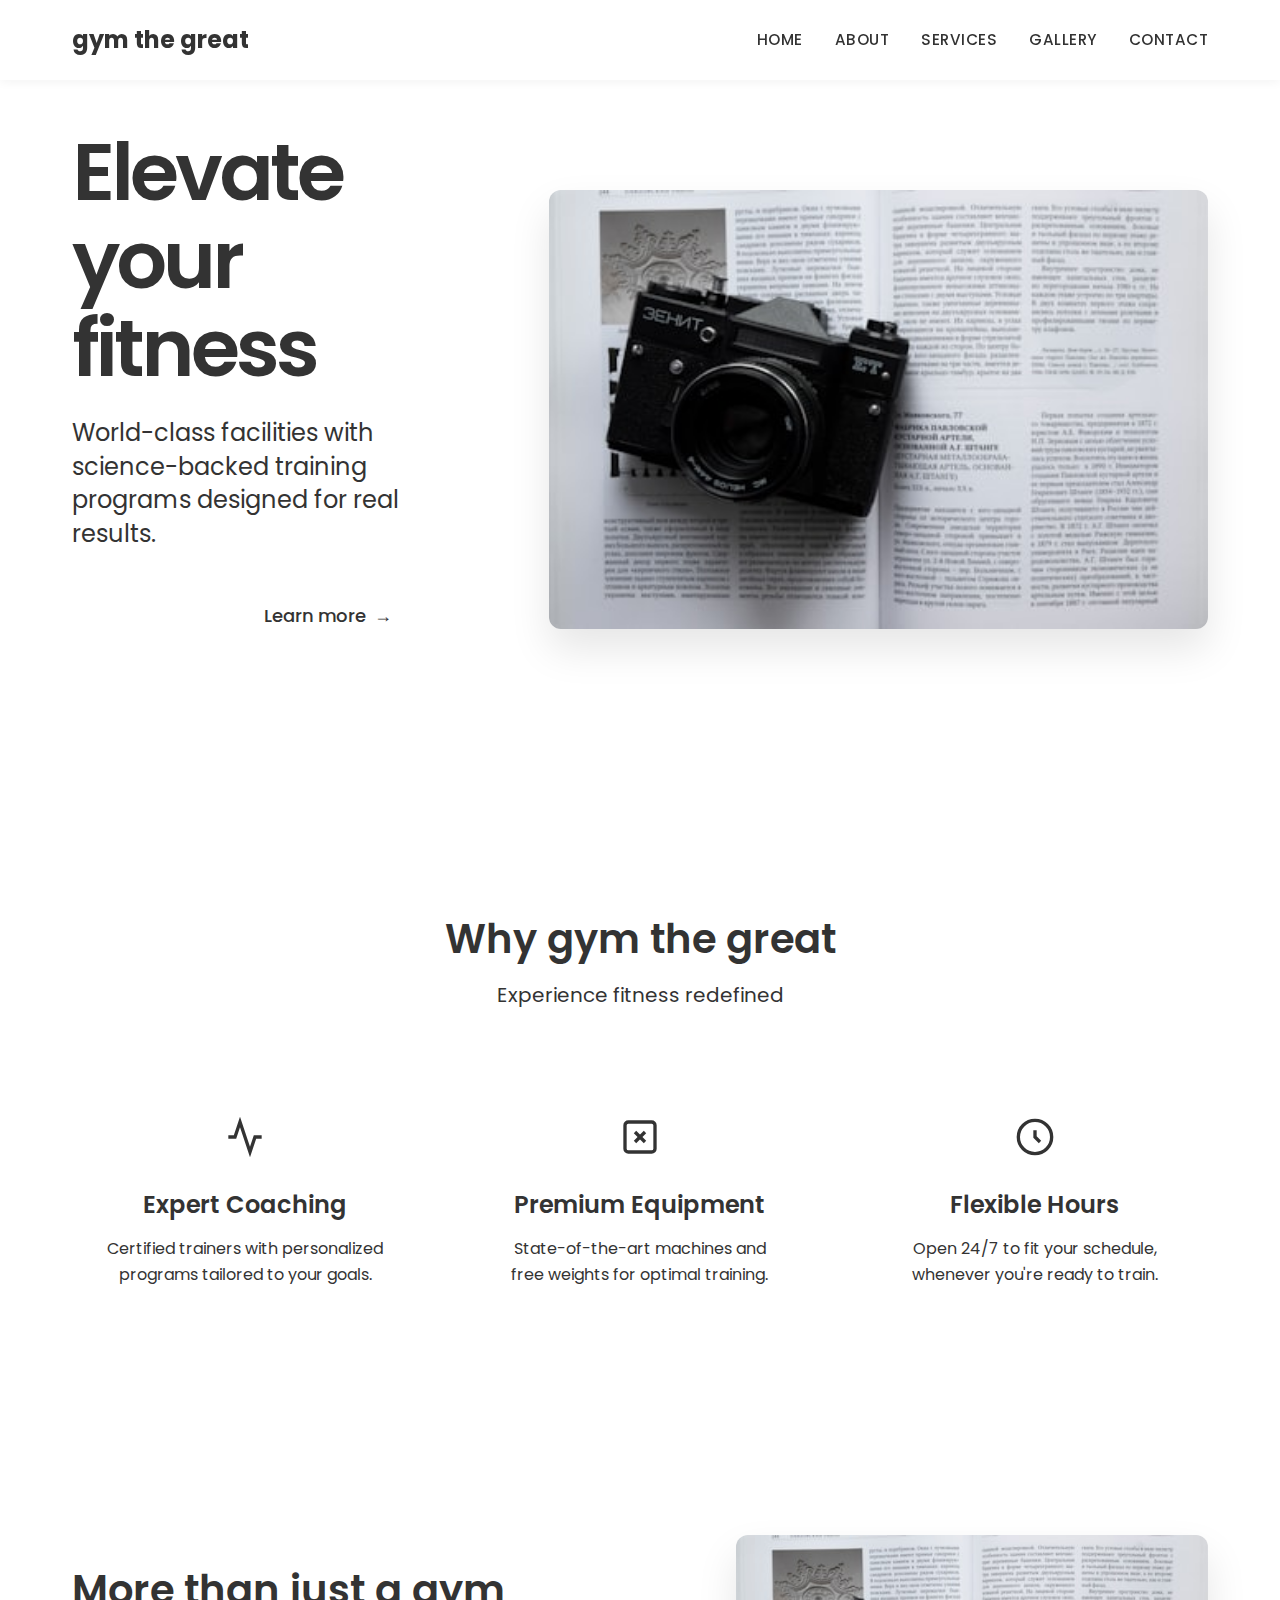
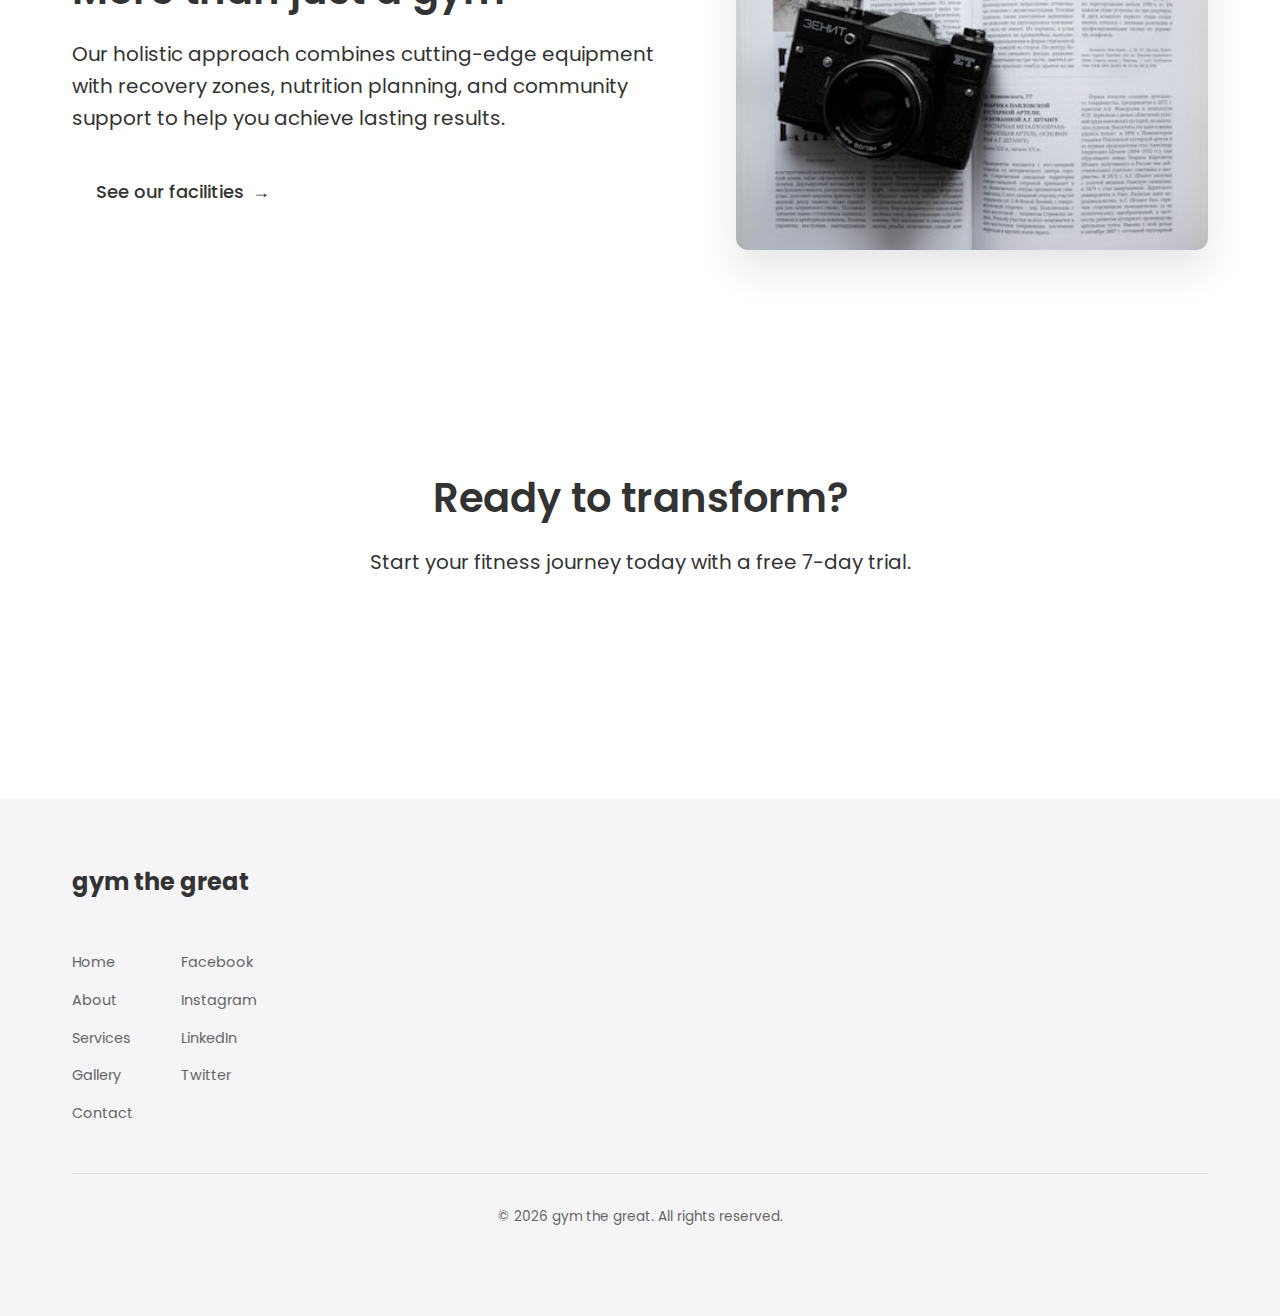
<file: index.html>
<!DOCTYPE html>
            <html lang="en">
            <head>
            <meta charset="UTF-8" />
            <meta name="viewport" content="width=device-width, initial-scale=1.0" />
            <title>gym the great | Home</title>
            <link rel="stylesheet" href="css/base.css" />
            <link rel="stylesheet" href="css/index.css" />
            </head>
            <body>
            <header class="site-header">
  <div class="header-container">
    <a href="index.html" class="logo">gym the great</a>
    
    <button class="menu-toggle" aria-label="Toggle navigation">
      <span class="hamburger"></span>
    </button>
    
    <nav class="nav-menu">
      <ul>
        <li><a href="index.html">Home</a></li>
        <li><a href="about.html">About</a></li>
        <li><a href="services.html">Services</a></li>
        <li><a href="gallery.html">Gallery</a></li>
        <li><a href="contact.html">Contact</a></li>
      </ul>
    </nav>
  </div>
</header>

            <!DOCTYPE html>
<html lang="en">
<head>
    <meta charset="UTF-8">
    <meta name="viewport" content="width=device-width, initial-scale=1.0">
    <title>gym the great - Premium Fitness Experience</title>
    <link rel="preconnect" href="https://fonts.googleapis.com">
    <link rel="preconnect" href="https://fonts.gstatic.com" crossorigin>
    <link href="https://fonts.googleapis.com/css2?family=Poppins:wght@300;400;500;600;700&display=swap" rel="stylesheet">
    <link rel="stylesheet" href="css/base.css">
    <link rel="stylesheet" href="css/index.css">
</head>
<body>
    <!-- header include -->
    <main>
        <section class="hero">
            <div class="hero-content">
                <h1>Elevate your fitness</h1>
                <p class="hero-subtitle">World-class facilities with science-backed training programs designed for real results.</p>
                <div class="hero-buttons">
                    <a href="#" class="btn btn-primary">Join today</a>
                    <a href="#" class="btn btn-link">Learn more <span>&rarr;</span></a>
                </div>
            </div>
            <div class="hero-image">
                <img src="images/index1.jpg" alt="Modern gym facility at gym the great">
            </div>
        </section>

        <section class="features">
            <div class="section-header">
                <h2>Why gym the great</h2>
                <p>Experience fitness redefined</p>
            </div>
            <div class="features-grid">
                <div class="feature">
                    <div class="feature-icon">
                        <svg viewBox="0 0 24 24" fill="none" stroke="currentColor" stroke-width="2">
                            <path d="M22 12h-4l-3 9L9 3l-3 9H2"></path>
                        </svg>
                    </div>
                    <h3>Expert Coaching</h3>
                    <p>Certified trainers with personalized programs tailored to your goals.</p>
                </div>
                <div class="feature">
                    <div class="feature-icon">
                        <svg viewBox="0 0 24 24" fill="none" stroke="currentColor" stroke-width="2">
                            <rect x="3" y="3" width="18" height="18" rx="2"></rect>
                            <line x1="9" y1="9" x2="15" y2="15"></line>
                            <line x1="15" y1="9" x2="9" y2="15"></line>
                        </svg>
                    </div>
                    <h3>Premium Equipment</h3>
                    <p>State-of-the-art machines and free weights for optimal training.</p>
                </div>
                <div class="feature">
                    <div class="feature-icon">
                        <svg viewBox="0 0 24 24" fill="none" stroke="currentColor" stroke-width="2">
                            <circle cx="12" cy="12" r="10"></circle>
                            <path d="M12 8v4l3 3"></path>
                        </svg>
                    </div>
                    <h3>Flexible Hours</h3>
                    <p>Open 24/7 to fit your schedule, whenever you're ready to train.</p>
                </div>
            </div>
        </section>

        <section class="showcase">
            <div class="showcase-content">
                <h2>More than just a gym</h2>
                <p>Our holistic approach combines cutting-edge equipment with recovery zones, nutrition planning, and community support to help you achieve lasting results.</p>
                <a href="#" class="btn btn-link">See our facilities <span>&rarr;</span></a>
            </div>
            <div class="showcase-image">
                <img src="images/index2.jpg" alt="Personal training session at gym the great">
            </div>
        </section>

        <section class="cta">
            <div class="cta-content">
                <h2>Ready to transform?</h2>
                <p>Start your fitness journey today with a free 7-day trial.</p>
                <a href="#" class="btn btn-primary">Start training now</a>
            </div>
        </section>
    </main>
    <!-- footer include -->
    <script src="js/base.js"></script>
    <script src="js/index.js"></script>
</body>
</html>

            <footer class="site-footer">
  <div class="footer-container">
    <div class="footer-content">
      <div class="footer-logo">gym the great</div>
      
      <div class="footer-links">
        <ul class="footer-nav">
          <li><a href="index.html">Home</a></li>
          <li><a href="about.html">About</a></li>
          <li><a href="services.html">Services</a></li>
          <li><a href="gallery.html">Gallery</a></li>
          <li><a href="contact.html">Contact</a></li>
        </ul>
        
        <ul class="social-links">
          <li><a href="#" aria-label="Facebook">Facebook</a></li>
          <li><a href="#" aria-label="Instagram">Instagram</a></li>
          <li><a href="#" aria-label="LinkedIn">LinkedIn</a></li>
          <li><a href="#" aria-label="Twitter">Twitter</a></li>
        </ul>
      </div>
    </div>
    
    <div class="footer-bottom">
      <p class="copyright">&copy; <span id="year"></span> gym the great. All rights reserved.</p>
    </div>
  </div>
</footer>

<script>
  document.getElementById('year').textContent = new Date().getFullYear();
</script>

            <script src="js/base.js"></script>
            <script src="js/index.js"></script>
            </body>
            </html>
</file>
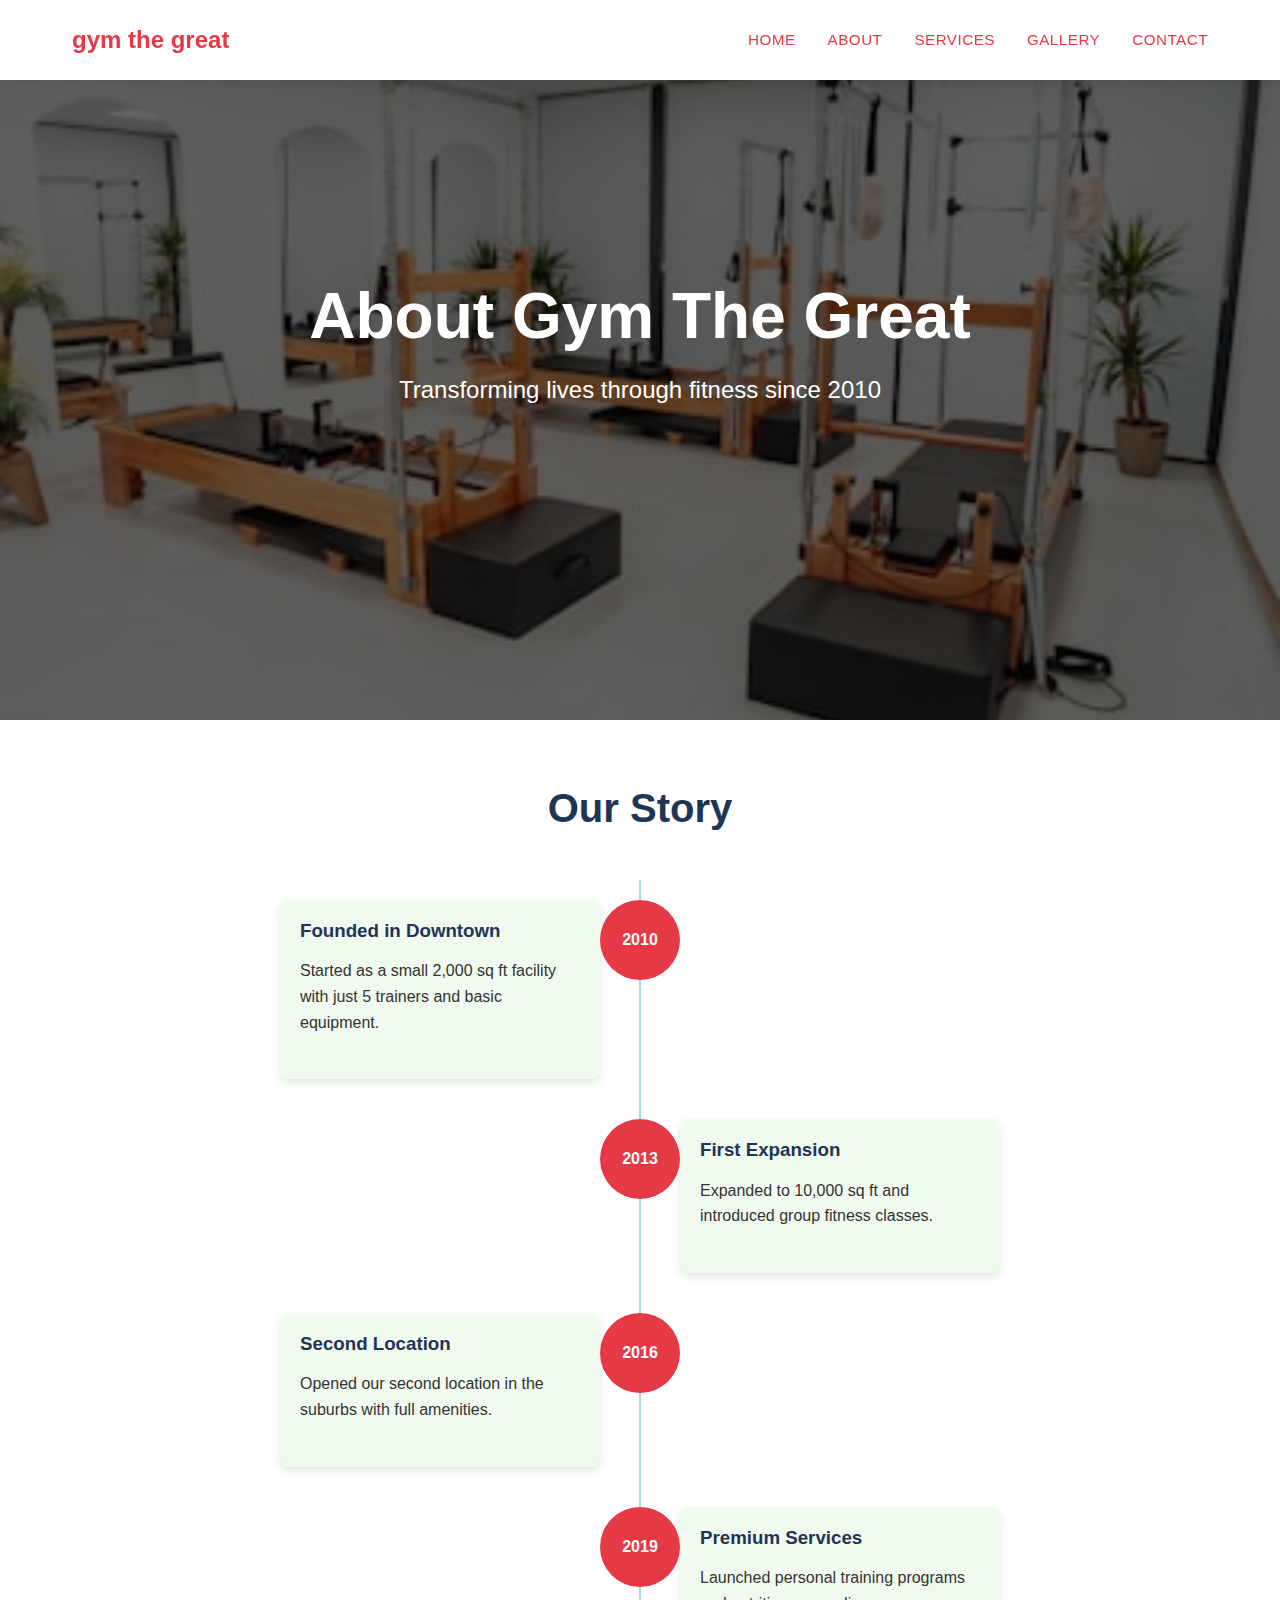
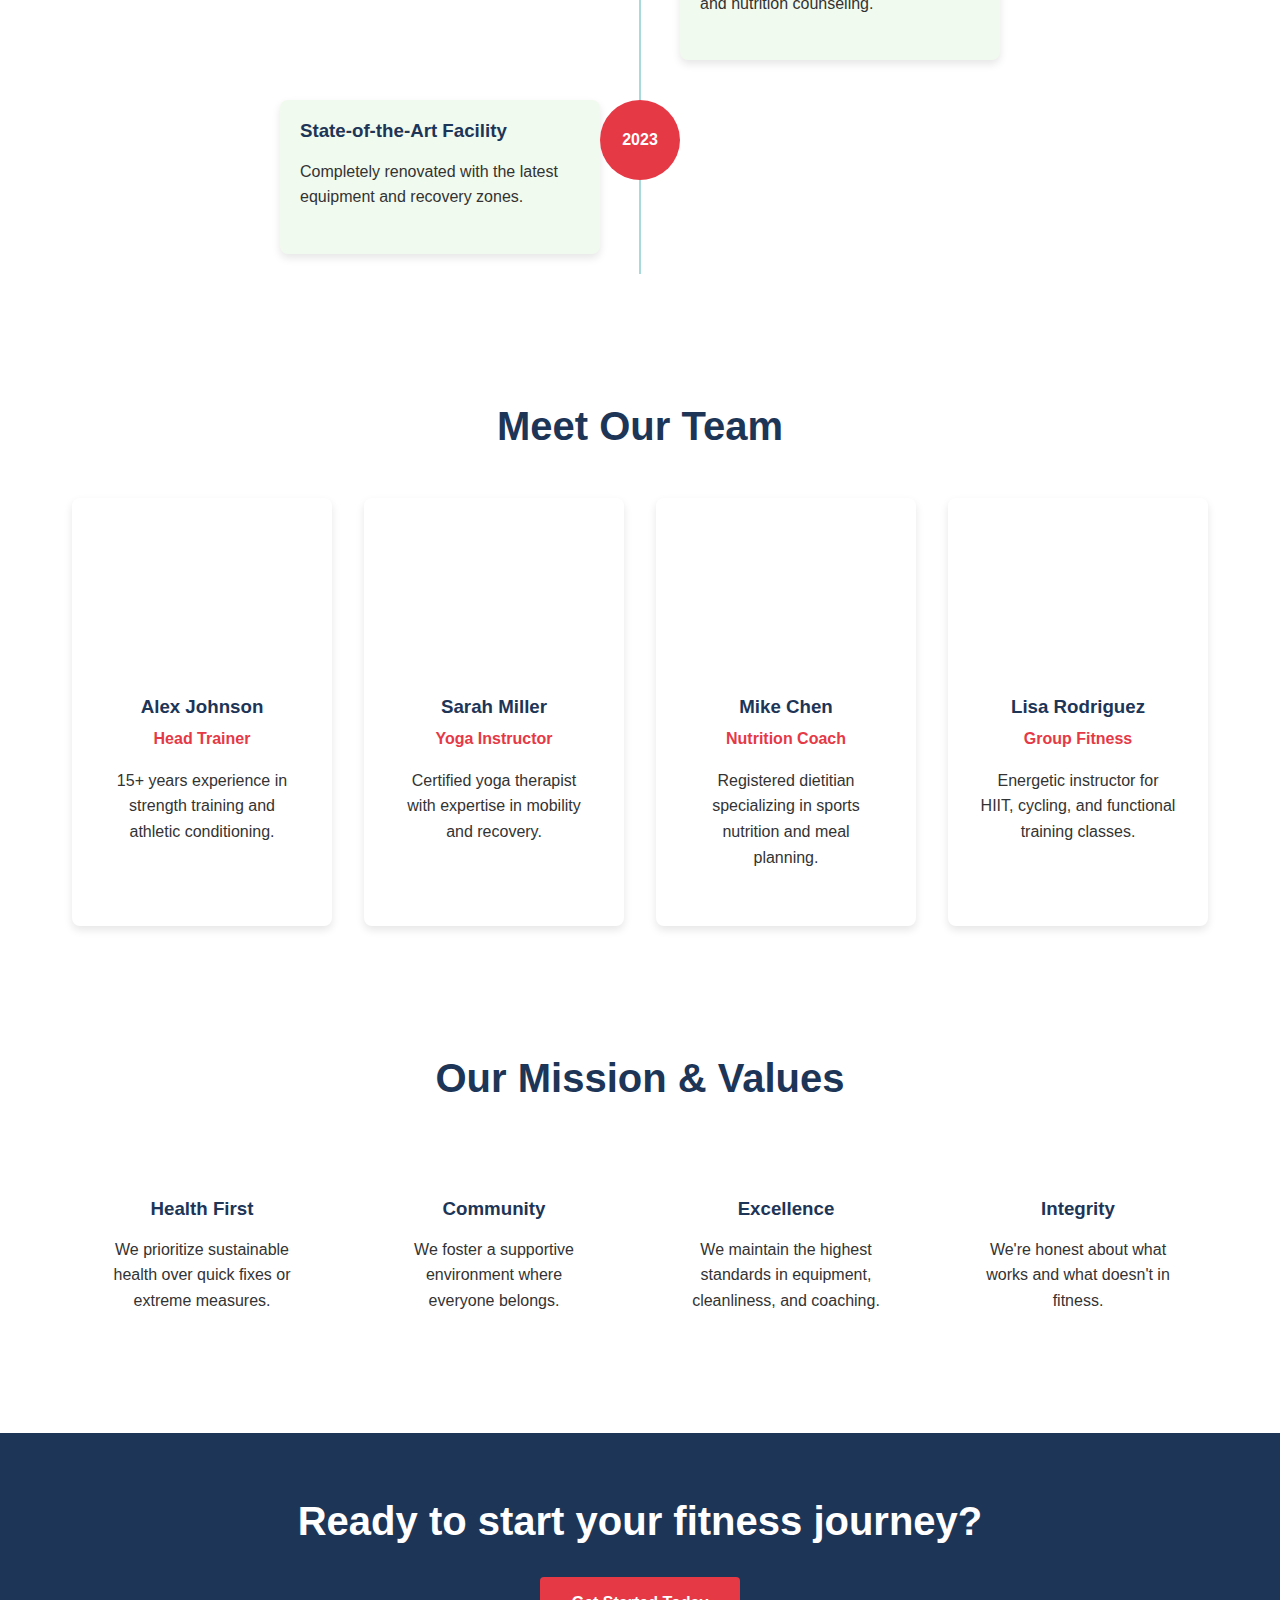
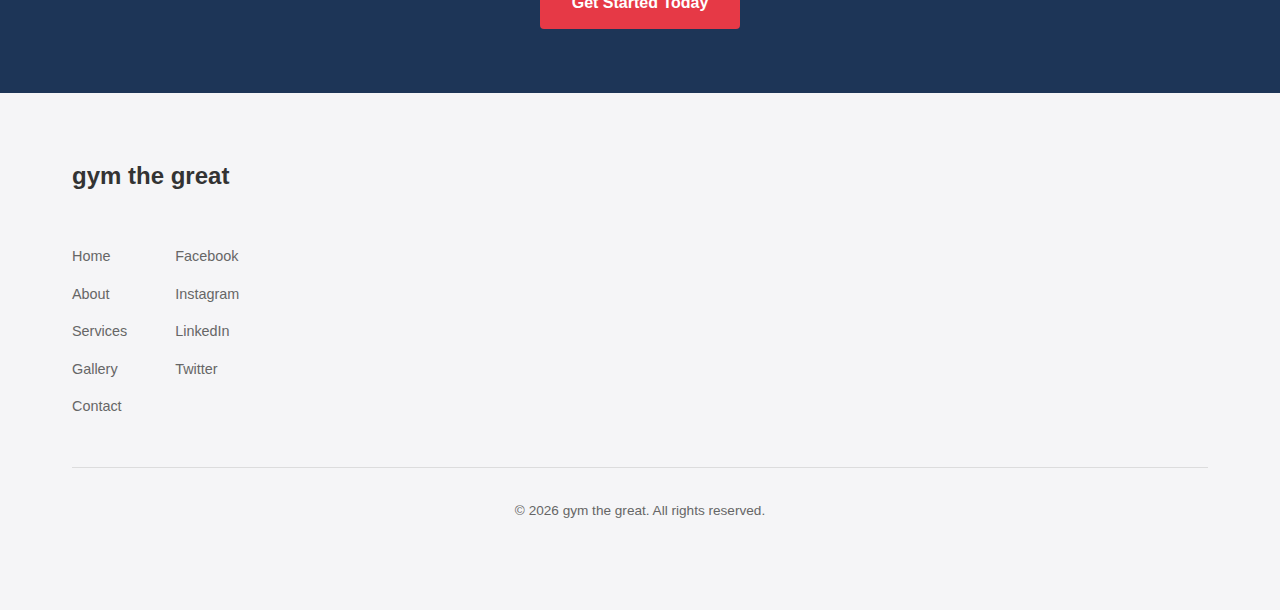
<file: about.html>
<!DOCTYPE html>
            <html lang="en">
            <head>
            <meta charset="UTF-8" />
            <meta name="viewport" content="width=device-width, initial-scale=1.0" />
            <title>gym the great | About Us</title>
            <link rel="stylesheet" href="css/base.css" />
            <link rel="stylesheet" href="css/about.css" />
            </head>
            <body>
            <header class="site-header">
  <div class="header-container">
    <a href="index.html" class="logo">gym the great</a>
    
    <button class="menu-toggle" aria-label="Toggle navigation">
      <span class="hamburger"></span>
    </button>
    
    <nav class="nav-menu">
      <ul>
        <li><a href="index.html">Home</a></li>
        <li><a href="about.html">About</a></li>
        <li><a href="services.html">Services</a></li>
        <li><a href="gallery.html">Gallery</a></li>
        <li><a href="contact.html">Contact</a></li>
      </ul>
    </nav>
  </div>
</header>

            <main>
  <!-- Hero Section -->
  <section class="hero">
    <div class="hero-overlay"></div>
    <img src="images/about1.jpg" alt="Gym interior with equipment" class="hero-image">
    <div class="hero-content">
      <h1>About Gym The Great</h1>
      <p class="subheading">Transforming lives through fitness since 2010</p>
    </div>
  </section>

  <!-- Our Story -->
  <section class="section our-story">
    <div class="container">
      <h2 class="section-title">Our Story</h2>
      <div class="timeline">
        <div class="timeline-item">
          <div class="timeline-year">2010</div>
          <div class="timeline-content">
            <h3>Founded in Downtown</h3>
            <p>Started as a small 2,000 sq ft facility with just 5 trainers and basic equipment.</p>
          </div>
        </div>
        <div class="timeline-item">
          <div class="timeline-year">2013</div>
          <div class="timeline-content">
            <h3>First Expansion</h3>
            <p>Expanded to 10,000 sq ft and introduced group fitness classes.</p>
          </div>
        </div>
        <div class="timeline-item">
          <div class="timeline-year">2016</div>
          <div class="timeline-content">
            <h3>Second Location</h3>
            <p>Opened our second location in the suburbs with full amenities.</p>
          </div>
        </div>
        <div class="timeline-item">
          <div class="timeline-year">2019</div>
          <div class="timeline-content">
            <h3>Premium Services</h3>
            <p>Launched personal training programs and nutrition counseling.</p>
          </div>
        </div>
        <div class="timeline-item">
          <div class="timeline-year">2023</div>
          <div class="timeline-content">
            <h3>State-of-the-Art Facility</h3>
            <p>Completely renovated with the latest equipment and recovery zones.</p>
          </div>
        </div>
      </div>
    </div>
  </section>

  <!-- Meet Our Team -->
  <section class="section our-team">
    <div class="container">
      <h2 class="section-title">Meet Our Team</h2>
      <div class="team-grid">
        <div class="team-member">
          <div class="member-photo">
            <i class="fas fa-user-circle"></i>
          </div>
          <h3>Alex Johnson</h3>
          <p class="position">Head Trainer</p>
          <p class="bio">15+ years experience in strength training and athletic conditioning.</p>
        </div>
        <div class="team-member">
          <div class="member-photo">
            <i class="fas fa-user-circle"></i>
          </div>
          <h3>Sarah Miller</h3>
          <p class="position">Yoga Instructor</p>
          <p class="bio">Certified yoga therapist with expertise in mobility and recovery.</p>
        </div>
        <div class="team-member">
          <div class="member-photo">
            <i class="fas fa-user-circle"></i>
          </div>
          <h3>Mike Chen</h3>
          <p class="position">Nutrition Coach</p>
          <p class="bio">Registered dietitian specializing in sports nutrition and meal planning.</p>
        </div>
        <div class="team-member">
          <div class="member-photo">
            <i class="fas fa-user-circle"></i>
          </div>
          <h3>Lisa Rodriguez</h3>
          <p class="position">Group Fitness</p>
          <p class="bio">Energetic instructor for HIIT, cycling, and functional training classes.</p>
        </div>
      </div>
    </div>
  </section>

  <!-- Our Mission & Values -->
  <section class="section our-values">
    <div class="container">
      <h2 class="section-title">Our Mission & Values</h2>
      <div class="values-grid">
        <div class="value-item">
          <div class="value-icon">
            <i class="fas fa-heartbeat"></i>
          </div>
          <h3>Health First</h3>
          <p>We prioritize sustainable health over quick fixes or extreme measures.</p>
        </div>
        <div class="value-item">
          <div class="value-icon">
            <i class="fas fa-users"></i>
          </div>
          <h3>Community</h3>
          <p>We foster a supportive environment where everyone belongs.</p>
        </div>
        <div class="value-item">
          <div class="value-icon">
            <i class="fas fa-medal"></i>
          </div>
          <h3>Excellence</h3>
          <p>We maintain the highest standards in equipment, cleanliness, and coaching.</p>
        </div>
        <div class="value-item">
          <div class="value-icon">
            <i class="fas fa-hand-holding-heart"></i>
          </div>
          <h3>Integrity</h3>
          <p>We're honest about what works and what doesn't in fitness.</p>
        </div>
      </div>
    </div>
  </section>

  <!-- CTA Banner -->
  <section class="cta-banner">
    <div class="container">
      <h2>Ready to start your fitness journey?</h2>
      <a href="contact.html" class="btn btn-primary">Get Started Today</a>
    </div>
  </section>
</main>

            <footer class="site-footer">
  <div class="footer-container">
    <div class="footer-content">
      <div class="footer-logo">gym the great</div>
      
      <div class="footer-links">
        <ul class="footer-nav">
          <li><a href="index.html">Home</a></li>
          <li><a href="about.html">About</a></li>
          <li><a href="services.html">Services</a></li>
          <li><a href="gallery.html">Gallery</a></li>
          <li><a href="contact.html">Contact</a></li>
        </ul>
        
        <ul class="social-links">
          <li><a href="#" aria-label="Facebook">Facebook</a></li>
          <li><a href="#" aria-label="Instagram">Instagram</a></li>
          <li><a href="#" aria-label="LinkedIn">LinkedIn</a></li>
          <li><a href="#" aria-label="Twitter">Twitter</a></li>
        </ul>
      </div>
    </div>
    
    <div class="footer-bottom">
      <p class="copyright">&copy; <span id="year"></span> gym the great. All rights reserved.</p>
    </div>
  </div>
</footer>

<script>
  document.getElementById('year').textContent = new Date().getFullYear();
</script>

            <script src="js/base.js"></script>
            <script src="js/about.js"></script>
            </body>
            </html>
</file>
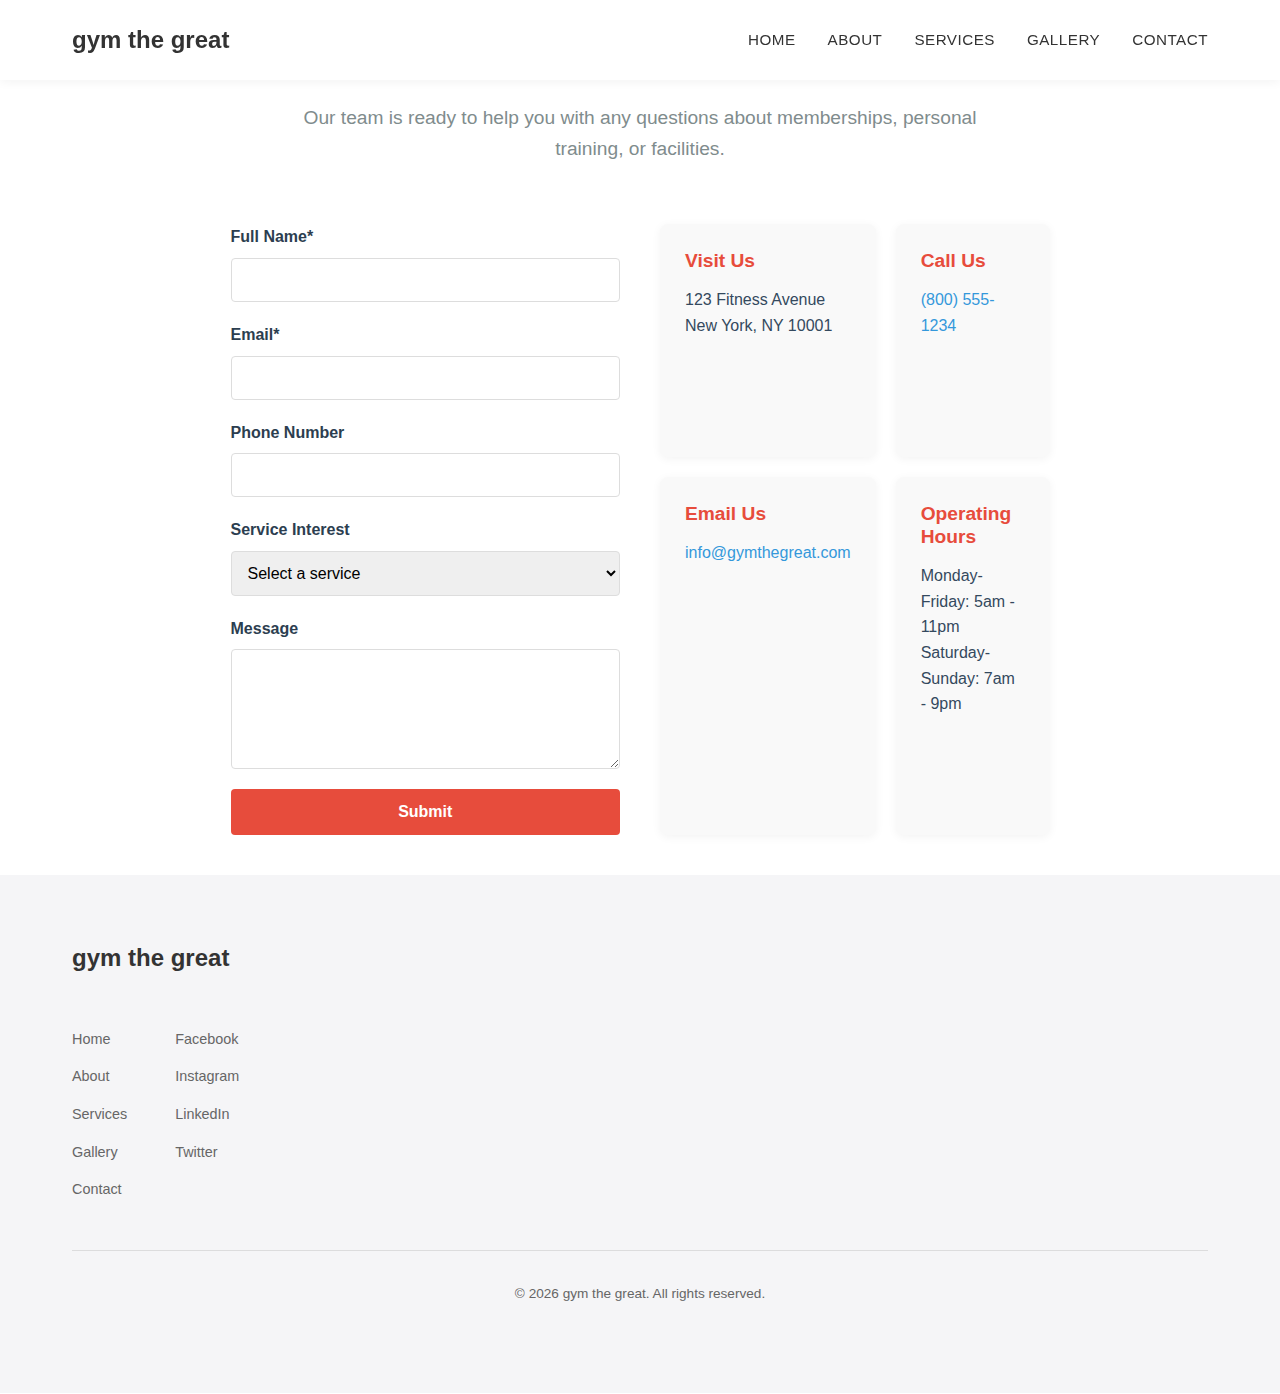
<file: contact.html>
<!DOCTYPE html>
            <html lang="en">
            <head>
            <meta charset="UTF-8" />
            <meta name="viewport" content="width=device-width, initial-scale=1.0" />
            <title>gym the great | Contact Us</title>
            <link rel="stylesheet" href="css/base.css" />
            <link rel="stylesheet" href="css/contact.css" />
            </head>
            <body>
            <header class="site-header">
  <div class="header-container">
    <a href="index.html" class="logo">gym the great</a>
    
    <button class="menu-toggle" aria-label="Toggle navigation">
      <span class="hamburger"></span>
    </button>
    
    <nav class="nav-menu">
      <ul>
        <li><a href="index.html">Home</a></li>
        <li><a href="about.html">About</a></li>
        <li><a href="services.html">Services</a></li>
        <li><a href="gallery.html">Gallery</a></li>
        <li><a href="contact.html">Contact</a></li>
      </ul>
    </nav>
  </div>
</header>

            <!-- header include -->
<main class="contact-container">
    <section class="contact-hero">
        <h1>Get in Touch</h1>
        <p class="subheading">Our team is ready to help you with any questions about memberships, personal training, or facilities.</p>
    </section>

    <div class="contact-content">
        <div class="contact-form-container">
            <form id="customForm" data-form-handler="" class="contact-form">
                <div class="form-group">
                    <label for="name">Full Name*</label>
                    <input type="text" id="name" name="name" required>
                </div>
                <div class="form-group">
                    <label for="email">Email*</label>
                    <input type="email" id="email" name="email" required>
                </div>
                <div class="form-group">
                    <label for="phone">Phone Number</label>
                    <input type="tel" id="phone" name="phone">
                </div>
                <div class="form-group">
                    <label for="service">Service Interest</label>
                    <select id="service" name="service">
                        <option value="">Select a service</option>
                        <option value="membership">Membership</option>
                        <option value="personal-training">Personal Training</option>
                        <option value="group-classes">Group Classes</option>
                        <option value="facility-tour">Facility Tour</option>
                        <option value="other">Other</option>
                    </select>
                </div>
                <div class="form-group">
                    <label for="message">Message</label>
                    <textarea id="message" name="message" rows="5"></textarea>
                </div>
                <button type="submit" class="btn-submit">Submit</button>
            </form>
        </div>

        <div class="contact-info-container">
            <div class="contact-card">
                <h3>Visit Us</h3>
                <p>123 Fitness Avenue<br>New York, NY 10001</p>
            </div>
            <div class="contact-card">
                <h3>Call Us</h3>
                <p><a href="tel:+18005551234">(800) 555-1234</a></p>
            </div>
            <div class="contact-card">
                <h3>Email Us</h3>
                <p><a href="mailto:info@gymthegreat.com">info@gymthegreat.com</a></p>
            </div>
            <div class="contact-card">
                <h3>Operating Hours</h3>
                <p>Monday-Friday: 5am - 11pm<br>
                Saturday-Sunday: 7am - 9pm</p>
            </div>
        </div>
    </div>
</main>
<!-- footer include -->

            <footer class="site-footer">
  <div class="footer-container">
    <div class="footer-content">
      <div class="footer-logo">gym the great</div>
      
      <div class="footer-links">
        <ul class="footer-nav">
          <li><a href="index.html">Home</a></li>
          <li><a href="about.html">About</a></li>
          <li><a href="services.html">Services</a></li>
          <li><a href="gallery.html">Gallery</a></li>
          <li><a href="contact.html">Contact</a></li>
        </ul>
        
        <ul class="social-links">
          <li><a href="#" aria-label="Facebook">Facebook</a></li>
          <li><a href="#" aria-label="Instagram">Instagram</a></li>
          <li><a href="#" aria-label="LinkedIn">LinkedIn</a></li>
          <li><a href="#" aria-label="Twitter">Twitter</a></li>
        </ul>
      </div>
    </div>
    
    <div class="footer-bottom">
      <p class="copyright">&copy; <span id="year"></span> gym the great. All rights reserved.</p>
    </div>
  </div>
</footer>

<script>
  document.getElementById('year').textContent = new Date().getFullYear();
</script>

            <script src="js/base.js"></script>
            <script src="js/contact.js"></script>
            </body>
            </html>
</file>
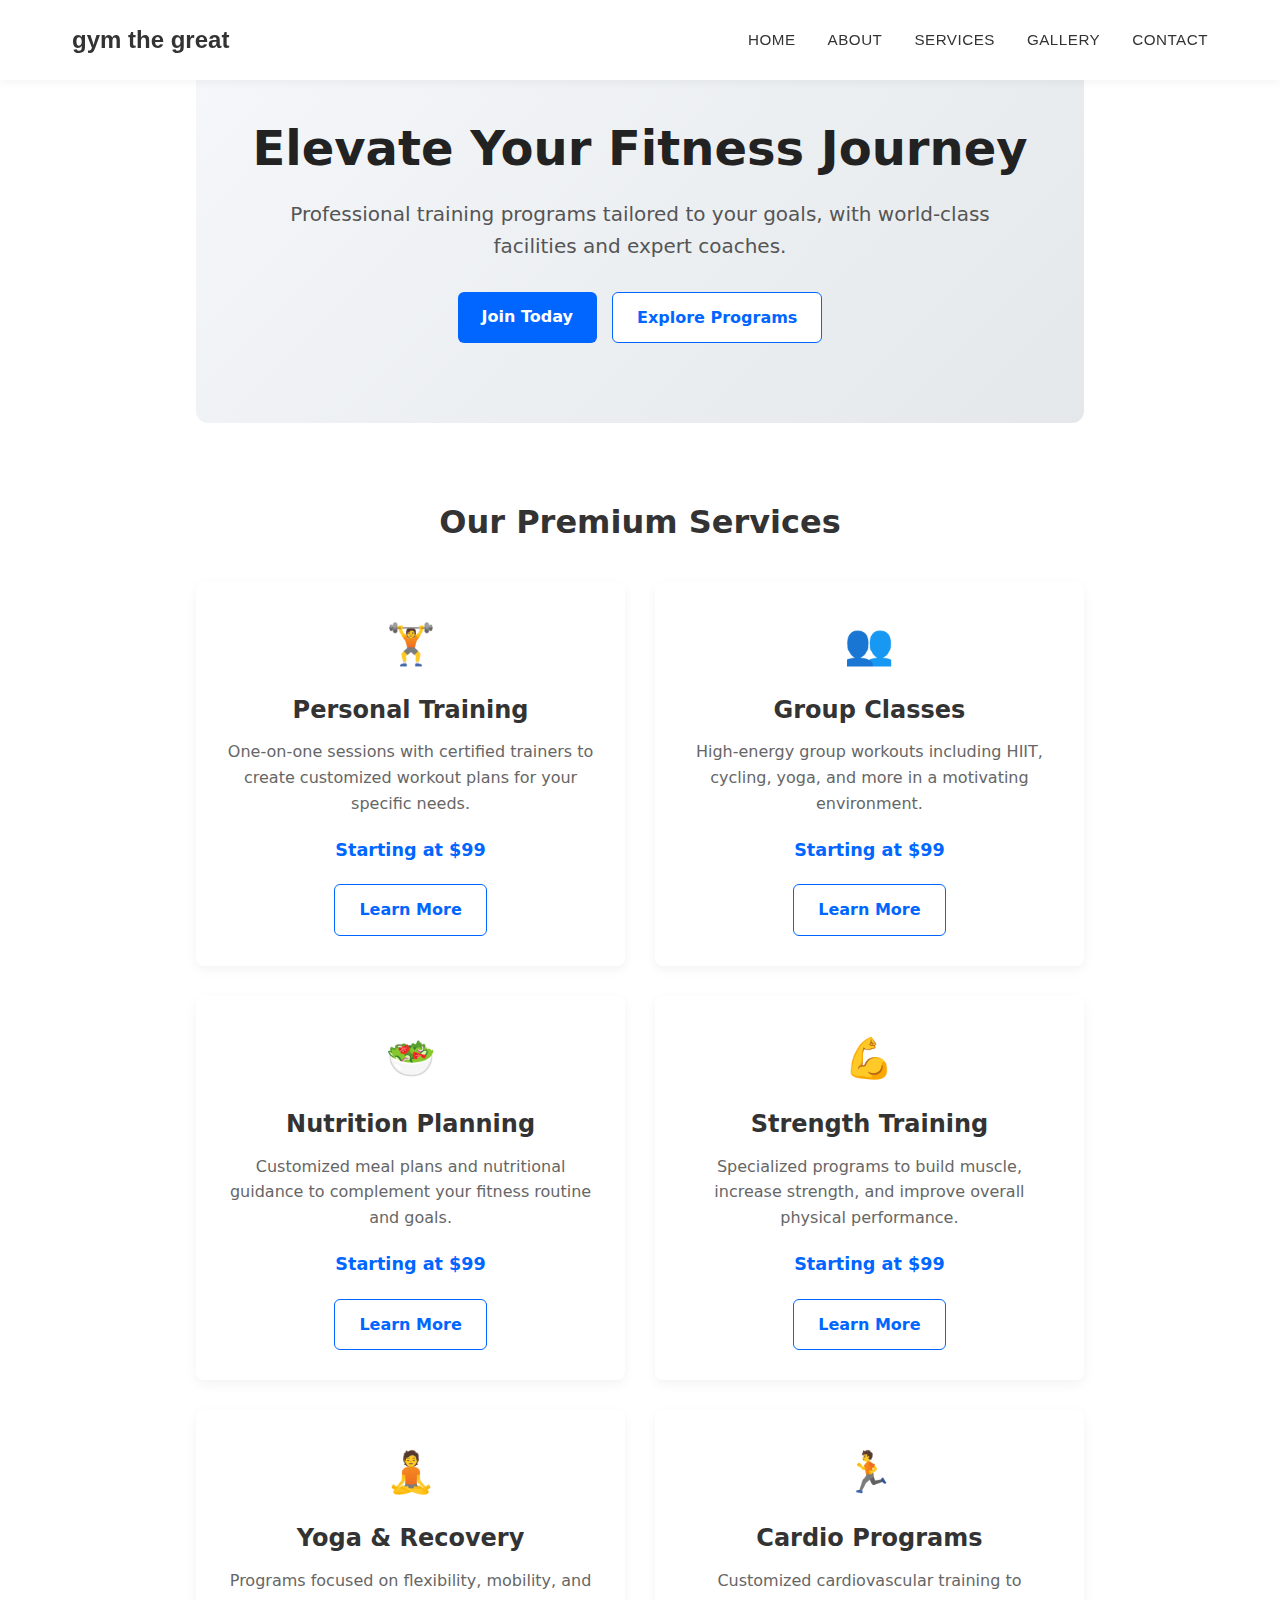
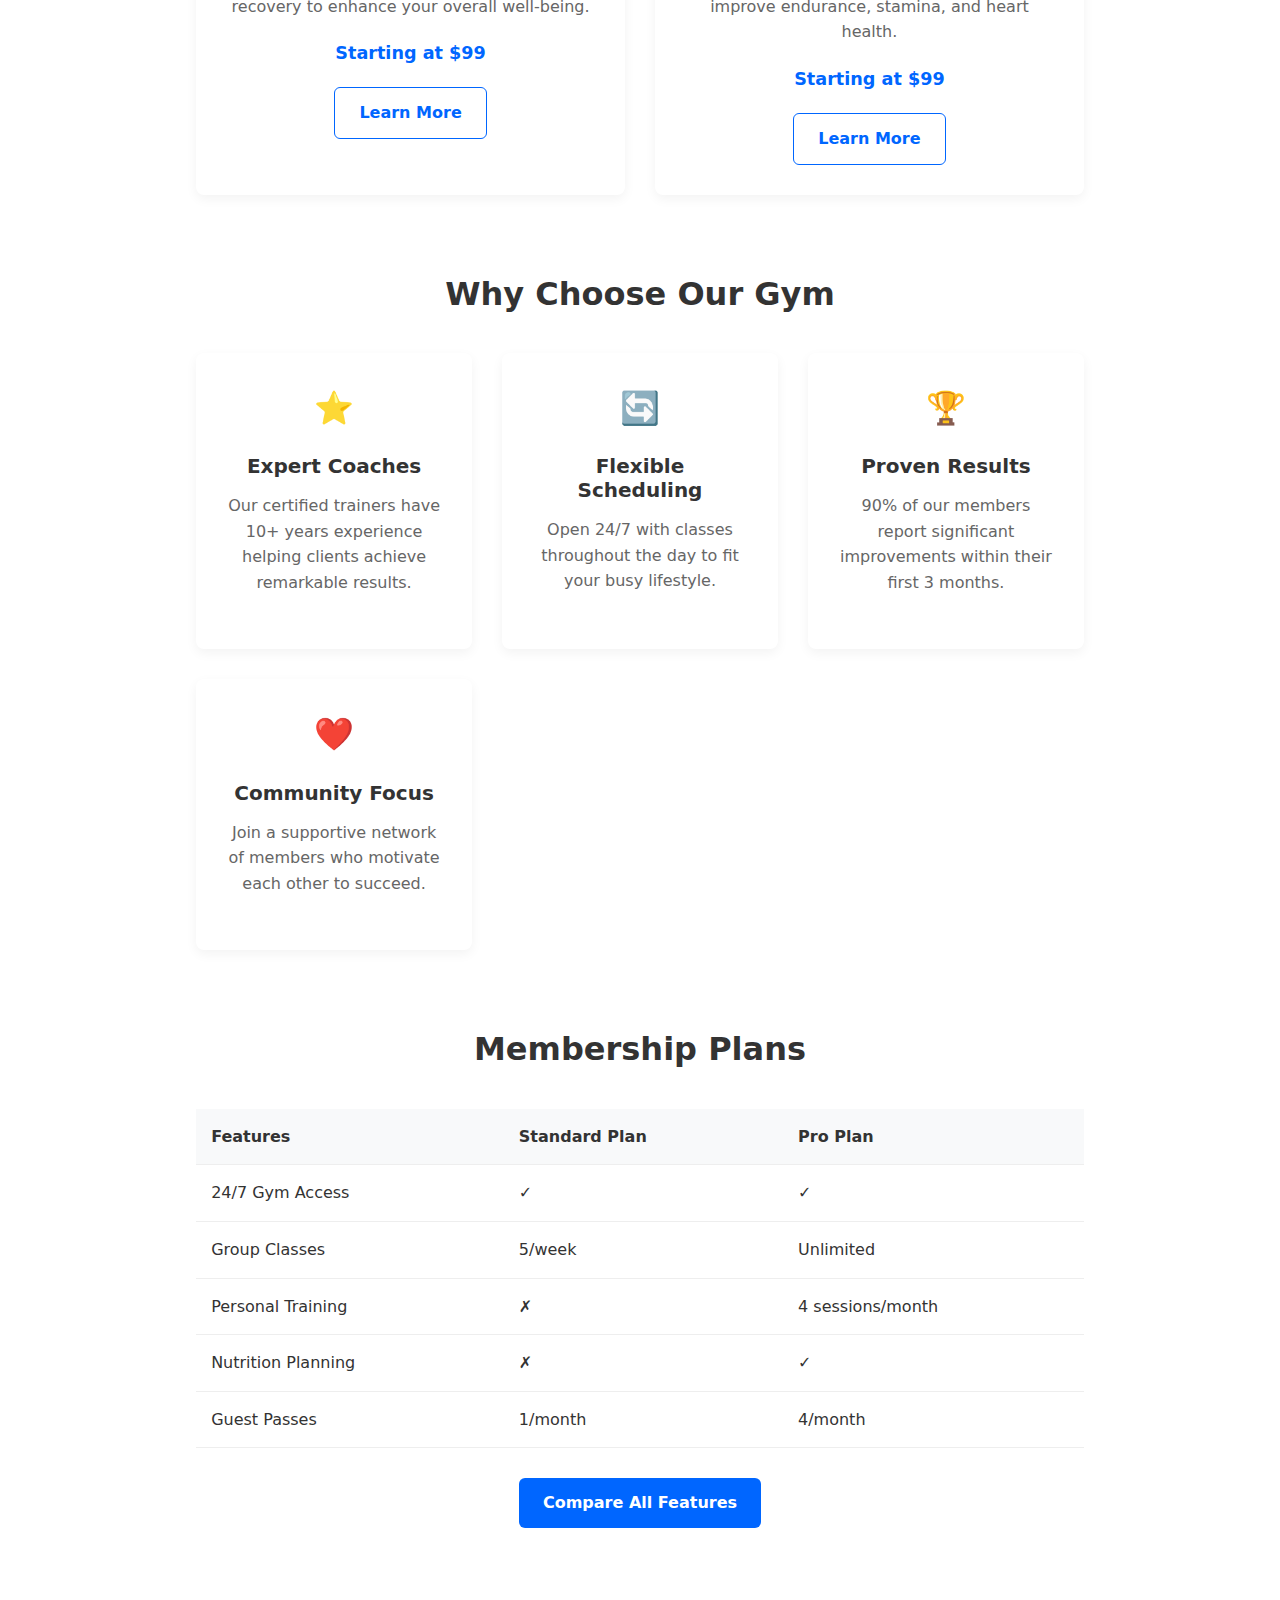
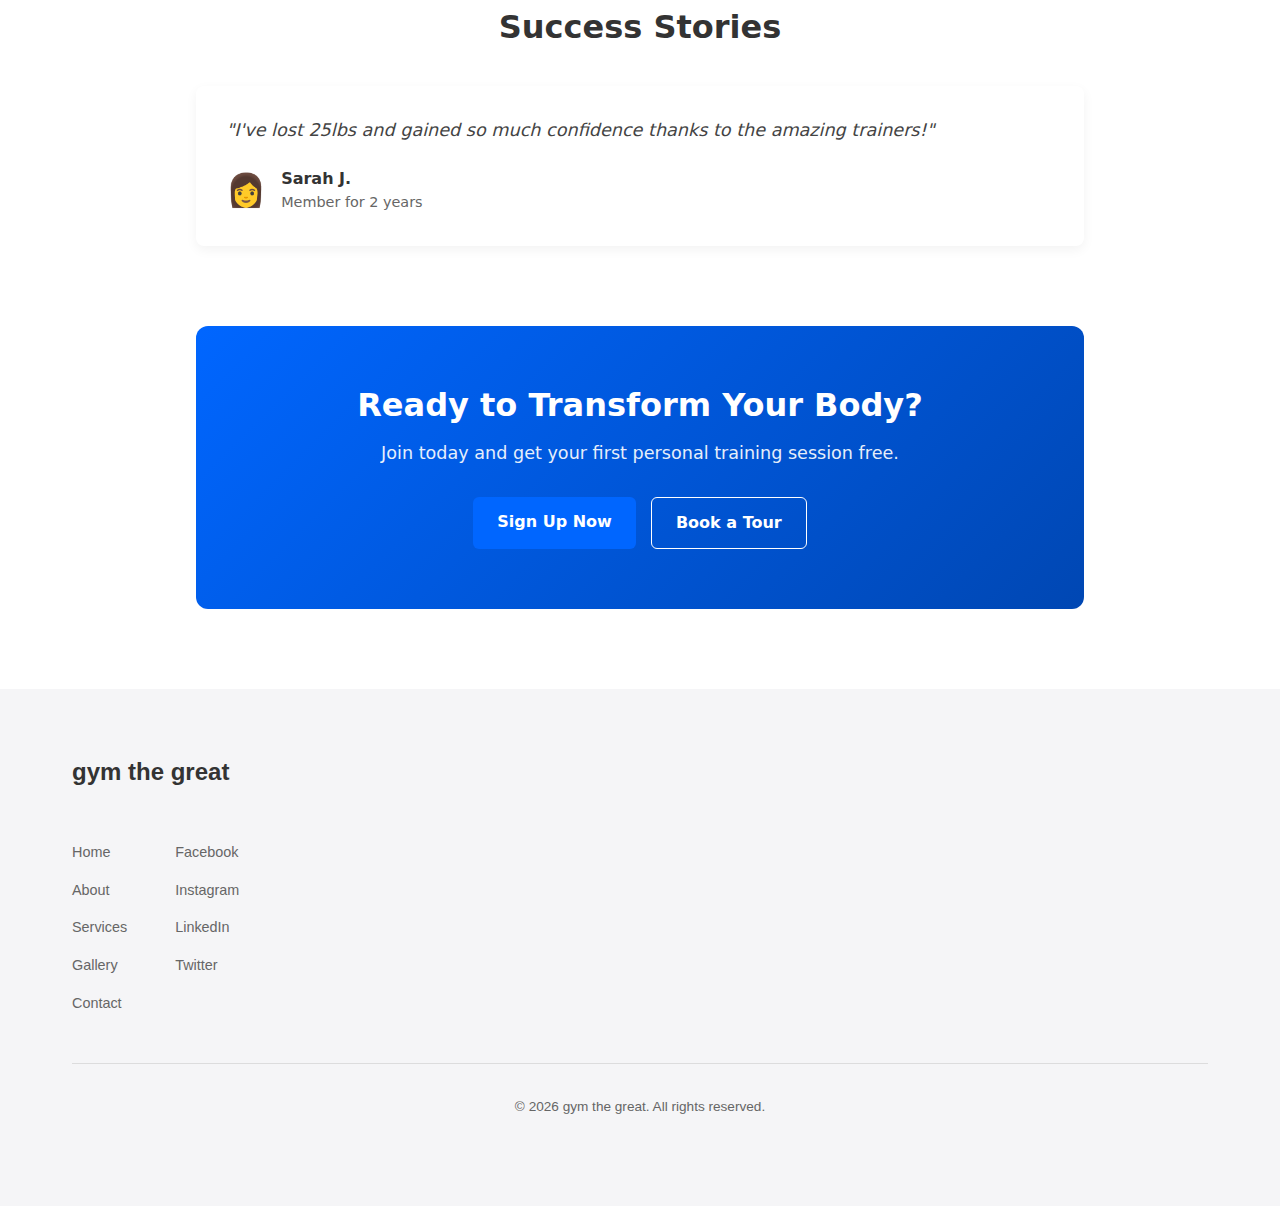
<file: services.html>
<!DOCTYPE html>
            <html lang="en">
            <head>
            <meta charset="UTF-8" />
            <meta name="viewport" content="width=device-width, initial-scale=1.0" />
            <title>gym the great | Services</title>
            <link rel="stylesheet" href="css/base.css" />
            <link rel="stylesheet" href="css/services.css" />
            </head>
            <body>
            <header class="site-header">
  <div class="header-container">
    <a href="index.html" class="logo">gym the great</a>
    
    <button class="menu-toggle" aria-label="Toggle navigation">
      <span class="hamburger"></span>
    </button>
    
    <nav class="nav-menu">
      <ul>
        <li><a href="index.html">Home</a></li>
        <li><a href="about.html">About</a></li>
        <li><a href="services.html">Services</a></li>
        <li><a href="gallery.html">Gallery</a></li>
        <li><a href="contact.html">Contact</a></li>
      </ul>
    </nav>
  </div>
</header>

            <main class="services-page">
  <!-- Hero Section -->
  <section class="hero">
    <div class="hero-content">
      <h1>Elevate Your Fitness Journey</h1>
      <p class="subheading">Professional training programs tailored to your goals, with world-class facilities and expert coaches.</p>
      <div class="hero-buttons">
        <a href="#" class="btn btn-primary">Join Today</a>
        <a href="#" class="btn btn-secondary">Explore Programs</a>
      </div>
    </div>
  </section>

  <!-- Service Overview Grid -->
  <section class="services-grid">
    <h2>Our Premium Services</h2>
    <div class="grid-container">
      <div class="service-card">
        <div class="service-icon">🏋️</div>
        <h3>Personal Training</h3>
        <p>One-on-one sessions with certified trainers to create customized workout plans for your specific needs.</p>
        <div class="price">Starting at $99</div>
        <a href="#" class="btn btn-outline">Learn More</a>
      </div>
      
      <div class="service-card">
        <div class="service-icon">👥</div>
        <h3>Group Classes</h3>
        <p>High-energy group workouts including HIIT, cycling, yoga, and more in a motivating environment.</p>
        <div class="price">Starting at $99</div>
        <a href="#" class="btn btn-outline">Learn More</a>
      </div>
      
      <div class="service-card">
        <div class="service-icon">🥗</div>
        <h3>Nutrition Planning</h3>
        <p>Customized meal plans and nutritional guidance to complement your fitness routine and goals.</p>
        <div class="price">Starting at $99</div>
        <a href="#" class="btn btn-outline">Learn More</a>
      </div>
      
      <div class="service-card">
        <div class="service-icon">💪</div>
        <h3>Strength Training</h3>
        <p>Specialized programs to build muscle, increase strength, and improve overall physical performance.</p>
        <div class="price">Starting at $99</div>
        <a href="#" class="btn btn-outline">Learn More</a>
      </div>
      
      <div class="service-card">
        <div class="service-icon">🧘</div>
        <h3>Yoga & Recovery</h3>
        <p>Programs focused on flexibility, mobility, and recovery to enhance your overall well-being.</p>
        <div class="price">Starting at $99</div>
        <a href="#" class="btn btn-outline">Learn More</a>
      </div>
      
      <div class="service-card">
        <div class="service-icon">🏃</div>
        <h3>Cardio Programs</h3>
        <p>Customized cardiovascular training to improve endurance, stamina, and heart health.</p>
        <div class="price">Starting at $99</div>
        <a href="#" class="btn btn-outline">Learn More</a>
      </div>
    </div>
  </section>

  <!-- Why Choose Us -->
  <section class="why-choose-us">
    <h2>Why Choose Our Gym</h2>
    <div class="reasons-container">
      <div class="reason">
        <div class="reason-icon">⭐</div>
        <h3>Expert Coaches</h3>
        <p>Our certified trainers have 10+ years experience helping clients achieve remarkable results.</p>
      </div>
      <div class="reason">
        <div class="reason-icon">🔄</div>
        <h3>Flexible Scheduling</h3>
        <p>Open 24/7 with classes throughout the day to fit your busy lifestyle.</p>
      </div>
      <div class="reason">
        <div class="reason-icon">🏆</div>
        <h3>Proven Results</h3>
        <p>90% of our members report significant improvements within their first 3 months.</p>
      </div>
      <div class="reason">
        <div class="reason-icon">❤️</div>
        <h3>Community Focus</h3>
        <p>Join a supportive network of members who motivate each other to succeed.</p>
      </div>
    </div>
  </section>

  <!-- Comparison Table -->
  <section class="comparison">
    <h2>Membership Plans</h2>
    <div class="table-container">
      <table>
        <thead>
          <tr>
            <th>Features</th>
            <th>Standard Plan</th>
            <th>Pro Plan</th>
          </tr>
        </thead>
        <tbody>
          <tr>
            <td>24/7 Gym Access</td>
            <td>✓</td>
            <td>✓</td>
          </tr>
          <tr>
            <td>Group Classes</td>
            <td>5/week</td>
            <td>Unlimited</td>
          </tr>
          <tr>
            <td>Personal Training</td>
            <td>✗</td>
            <td>4 sessions/month</td>
          </tr>
          <tr>
            <td>Nutrition Planning</td>
            <td>✗</td>
            <td>✓</td>
          </tr>
          <tr>
            <td>Guest Passes</td>
            <td>1/month</td>
            <td>4/month</td>
          </tr>
        </tbody>
      </table>
    </div>
    <div class="comparison-cta">
      <a href="#" class="btn btn-primary">Compare All Features</a>
    </div>
  </section>

  <!-- Testimonials -->
  <section class="testimonials">
    <h2>Success Stories</h2>
    <div class="testimonial-container">
      <div class="testimonial-card">
        <div class="quote">"I've lost 25lbs and gained so much confidence thanks to the amazing trainers!"</div>
        <div class="author">
          <div class="avatar">👩</div>
          <div class="info">
            <div class="name">Sarah J.</div>
            <div class="role">Member for 2 years</div>
          </div>
        </div>
      </div>
      <div class="testimonial-card">
        <div class="quote">"The community here keeps me motivated. Best decision I ever made for my health."</div>
        <div class="author">
          <div class="avatar">🧔</div>
          <div class="info">
            <div class="name">Michael T.</div>
            <div class="role">CEO, TechStart</div>
          </div>
        </div>
      </div>
      <div class="testimonial-card">
        <div class="quote">"After trying several gyms, I finally found one that understands my fitness goals."</div>
        <div class="author">
          <div class="avatar">👩‍🦰</div>
          <div class="info">
            <div class="name">Lisa M.</div>
            <div class="role">Yoga Instructor</div>
          </div>
        </div>
      </div>
    </div>
  </section>

  <!-- Call to Action -->
  <section class="cta-section">
    <div class="cta-content">
      <h2>Ready to Transform Your Body?</h2>
      <p>Join today and get your first personal training session free.</p>
      <div class="cta-buttons">
        <a href="#" class="btn btn-primary">Sign Up Now</a>
        <a href="#" class="btn btn-secondary">Book a Tour</a>
      </div>
    </div>
  </section>
</main>

            <footer class="site-footer">
  <div class="footer-container">
    <div class="footer-content">
      <div class="footer-logo">gym the great</div>
      
      <div class="footer-links">
        <ul class="footer-nav">
          <li><a href="index.html">Home</a></li>
          <li><a href="about.html">About</a></li>
          <li><a href="services.html">Services</a></li>
          <li><a href="gallery.html">Gallery</a></li>
          <li><a href="contact.html">Contact</a></li>
        </ul>
        
        <ul class="social-links">
          <li><a href="#" aria-label="Facebook">Facebook</a></li>
          <li><a href="#" aria-label="Instagram">Instagram</a></li>
          <li><a href="#" aria-label="LinkedIn">LinkedIn</a></li>
          <li><a href="#" aria-label="Twitter">Twitter</a></li>
        </ul>
      </div>
    </div>
    
    <div class="footer-bottom">
      <p class="copyright">&copy; <span id="year"></span> gym the great. All rights reserved.</p>
    </div>
  </div>
</footer>

<script>
  document.getElementById('year').textContent = new Date().getFullYear();
</script>

            <script src="js/base.js"></script>
            <script src="js/services.js"></script>
            </body>
            </html>
</file>
<file: css/base.css>
/* Base Styles & Variables */
:root {
  --primary-color: #333;
  --secondary-color: #666;
  --accent-color: #0066ff;
  --light-gray: #f5f5f7;
  --white: #ffffff;
  --max-width: 1200px;
  --header-height: 80px;
  --footer-padding: 4rem;
  --transition: all 0.3s ease;
}

* {
  margin: 0;
  padding: 0;
  box-sizing: border-box;
}

html {
  scroll-behavior: smooth;
}

body {
  font-family: 'Poppins', 'Open Sans', -apple-system, BlinkMacSystemFont, 
    'Segoe UI', Roboto, Oxygen, Ubuntu, Cantarell, sans-serif;
  line-height: 1.6;
  color: var(--primary-color);
  background-color: var(--white);
  min-height: 100vh;
  display: flex;
  flex-direction: column;
}

/* Typography */
h1, h2, h3, h4, h5, h6 {
  font-weight: 600;
  line-height: 1.2;
  margin-bottom: 1rem;
}

p {
  margin-bottom: 1.5rem;
}

a {
  color: var(--primary-color);
  text-decoration: none;
  transition: var(--transition);
}

a:hover {
  color: var(--accent-color);
}

/* Header Styles */
.site-header {
  position: fixed;
  top: 0;
  left: 0;
  width: 100%;
  height: var(--header-height);
  background-color: var(--white);
  box-shadow: 0 2px 10px rgba(0, 0, 0, 0.05);
  z-index: 100;
}

.header-container {
  max-width: var(--max-width);
  height: 100%;
  margin: 0 auto;
  padding: 0 2rem;
  display: flex;
  justify-content: space-between;
  align-items: center;
}

.logo {
  font-size: 1.5rem;
  font-weight: 700;
  color: var(--primary-color);
}

.nav-menu ul {
  display: flex;
  gap: 2rem;
  list-style: none;
}

.nav-menu a {
  font-weight: 500;
  font-size: 0.95rem;
  text-transform: uppercase;
  letter-spacing: 0.5px;
}

.menu-toggle {
  display: none;
  background: none;
  border: none;
  cursor: pointer;
  padding: 0.5rem;
}

.hamburger {
  display: block;
  width: 24px;
  height: 2px;
  background-color: var(--primary-color);
  position: relative;
}

.hamburger::before,
.hamburger::after {
  content: '';
  position: absolute;
  width: 24px;
  height: 2px;
  background-color: var(--primary-color);
  left: 0;
}

.hamburger::before {
  top: -6px;
}

.hamburger::after {
  bottom: -6px;
}

/* Footer Styles */
.site-footer {
  background-color: var(--light-gray);
  padding: var(--footer-padding) 0;
  margin-top: auto;
}

.footer-container {
  max-width: var(--max-width);
  margin: 0 auto;
  padding: 0 2rem;
}

.footer-content {
  display: flex;
  flex-direction: column;
  gap: 3rem;
  margin-bottom: 3rem;
}

.footer-logo {
  font-size: 1.5rem;
  font-weight: 700;
}

.footer-links {
  display: flex;
  flex-wrap: wrap;
  gap: 3rem;
}

.footer-nav,
.social-links {
  list-style: none;
  display: flex;
  flex-direction: column;
  gap: 0.75rem;
}

.footer-nav a,
.social-links a {
  font-size: 0.9rem;
  color: var(--secondary-color);
}

.footer-bottom {
  text-align: center;
  padding-top: 2rem;
  border-top: 1px solid rgba(0, 0, 0, 0.1);
}

.copyright {
  font-size: 0.85rem;
  color: var(--secondary-color);
}

/* Responsive Styles */
@media (max-width: 768px) {
  .header-container {
    padding: 0 1.5rem;
  }
  
  .menu-toggle {
    display: block;
  }
  
  .nav-menu {
    position: fixed;
    top: var(--header-height);
    left: 0;
    width: 100%;
    background-color: var(--white);
    padding: 2rem;
    box-shadow: 0 5px 10px rgba(0, 0, 0, 0.1);
    display: none;
  }
  
  .nav-menu.active {
    display: flex;
  }
  
  .nav-menu ul {
    flex-direction: column;
    gap: 1.5rem;
  }
  
  .footer-content {
    flex-direction: column;
    gap: 2rem;
  }
  
  .footer-links {
    flex-direction: column;
    gap: 2rem;
  }
}

@media (min-width: 769px) and (max-width: 1024px) {
  .header-container,
  .footer-container {
    padding: 0 2rem;
  }
}
</file>
<file: css/index.css>
/* Hero Section */
.hero {
    display: flex;
    flex-direction: column;
    align-items: center;
    padding: 6rem 2rem;
    max-width: 1200px;
    margin: 0 auto;
    text-align: center;
}

.hero-content {
    max-width: 800px;
    margin-bottom: 3rem;
}

.hero h1 {
    font-size: 3.5rem;
    font-weight: 600;
    line-height: 1.1;
    margin-bottom: 1.5rem;
    letter-spacing: -0.05em;
}

.hero-subtitle {
    font-size: 1.5rem;
    font-weight: 400;
    line-height: 1.4;
    color: var(--text-secondary);
    margin-bottom: 2.5rem;
    max-width: 600px;
    margin-left: auto;
    margin-right: auto;
}

.hero-buttons {
    display: flex;
    gap: 1.5rem;
    justify-content: center;
    margin-bottom: 3rem;
}

.btn {
    display: inline-flex;
    align-items: center;
    justify-content: center;
    padding: 0.75rem 1.5rem;
    border-radius: 50px;
    font-size: 1.125rem;
    font-weight: 500;
    text-decoration: none;
    transition: all 0.2s ease;
}

.btn-primary {
    background-color: var(--primary);
    color: white;
}

.btn-primary:hover {
    background-color: var(--primary-dark);
    transform: translateY(-2px);
}

.btn-link {
    color: var(--primary);
}

.btn-link:hover {
    color: var(--primary-dark);
}

.btn-link span {
    margin-left: 0.5rem;
    transition: transform 0.2s ease;
}

.btn-link:hover span {
    transform: translateX(4px);
}

.hero-image {
    width: 100%;
    max-width: 1200px;
    border-radius: 12px;
    overflow: hidden;
    box-shadow: 0 20px 40px rgba(0, 0, 0, 0.1);
}

.hero-image img {
    width: 100%;
    height: auto;
    display: block;
}

/* Features Section */
.features {
    padding: 6rem 2rem;
    max-width: 1200px;
    margin: 0 auto;
}

.section-header {
    text-align: center;
    margin-bottom: 4rem;
}

.section-header h2 {
    font-size: 2.5rem;
    font-weight: 600;
    margin-bottom: 1rem;
}

.section-header p {
    font-size: 1.25rem;
    color: var(--text-secondary);
    max-width: 600px;
    margin: 0 auto;
}

.features-grid {
    display: grid;
    grid-template-columns: repeat(auto-fit, minmax(300px, 1fr));
    gap: 3rem;
    margin-top: 3rem;
}

.feature {
    text-align: center;
    padding: 2rem;
    border-radius: 12px;
    transition: transform 0.3s ease, box-shadow 0.3s ease;
}

.feature:hover {
    transform: translateY(-8px);
    box-shadow: 0 10px 30px rgba(0, 0, 0, 0.05);
}

.feature-icon {
    width: 60px;
    height: 60px;
    margin: 0 auto 1.5rem;
    display: flex;
    align-items: center;
    justify-content: center;
    color: var(--primary);
}

.feature-icon svg {
    width: 40px;
    height: 40px;
}

.feature h3 {
    font-size: 1.5rem;
    font-weight: 600;
    margin-bottom: 1rem;
}

.feature p {
    color: var(--text-secondary);
    line-height: 1.6;
}

/* Showcase Section */
.showcase {
    display: flex;
    flex-direction: column;
    align-items: center;
    padding: 6rem 2rem;
    max-width: 1200px;
    margin: 0 auto;
    gap: 4rem;
}

.showcase-content {
    max-width: 600px;
    text-align: center;
}

.showcase h2 {
    font-size: 2.5rem;
    font-weight: 600;
    margin-bottom: 1.5rem;
    line-height: 1.2;
}

.showcase p {
    font-size: 1.25rem;
    color: var(--text-secondary);
    margin-bottom: 2rem;
    line-height: 1.6;
}

.showcase-image {
    width: 100%;
    border-radius: 12px;
    overflow: hidden;
    box-shadow: 0 20px 40px rgba(0, 0, 0, 0.1);
}

.showcase-image img {
    width: 100%;
    height: auto;
    display: block;
}

/* CTA Section */
.cta {
    padding: 8rem 2rem;
    max-width: 1200px;
    margin: 0 auto;
    text-align: center;
    background-color: var(--bg-secondary);
    border-radius: 12px;
}

.cta-content {
    max-width: 600px;
    margin: 0 auto;
}

.cta h2 {
    font-size: 2.5rem;
    font-weight: 600;
    margin-bottom: 1.5rem;
}

.cta p {
    font-size: 1.25rem;
    color: var(--text-secondary);
    margin-bottom: 2.5rem;
}

/* Responsive Styles */
@media (min-width: 768px) {
    .hero {
        flex-direction: row;
        text-align: left;
        padding: 8rem 2rem;
    }

    .hero-content {
        margin-bottom: 0;
        padding-right: 4rem;
    }

    .hero-buttons {
        justify-content: flex-start;
    }

    .hero h1 {
        font-size: 4.5rem;
    }

    .showcase {
        flex-direction: row;
        text-align: left;
    }

    .showcase:nth-child(even) {
        flex-direction: row-reverse;
    }

    .showcase-content {
        text-align: left;
    }
}

@media (min-width: 1024px) {
    .hero h1 {
        font-size: 5rem;
    }
}
</file>
<file: css/about.css>
/* Base Styles */
:root {
  --primary-color: #e63946;
  --dark-color: #1d3557;
  --light-color: #f1faee;
  --accent-color: #a8dadc;
  --text-color: #333;
  --white: #fff;
  --black: #000;
  --overlay: rgba(0, 0, 0, 0.6);
  --transition: all 0.3s ease;
}

body {
  font-family: 'Poppins', sans-serif;
  line-height: 1.6;
  color: var(--text-color);
}

.container {
  max-width: 1200px;
  margin: 0 auto;
  padding: 0 2rem;
}

.section {
  padding: 4rem 0;
}

.section-title {
  text-align: center;
  margin-bottom: 3rem;
  font-size: 2.5rem;
  color: var(--dark-color);
}

/* Hero Section */
.hero {
  position: relative;
  height: 80vh;
  min-height: 500px;
  overflow: hidden;
  display: flex;
  align-items: center;
  justify-content: center;
  color: var(--white);
}

.hero-image {
  position: absolute;
  top: 0;
  left: 0;
  width: 100%;
  height: 100%;
  object-fit: cover;
  z-index: 1;
}

.hero-overlay {
  position: absolute;
  top: 0;
  left: 0;
  width: 100%;
  height: 100%;
  background-color: var(--overlay);
  z-index: 2;
}

.hero-content {
  position: relative;
  z-index: 3;
  text-align: center;
  padding: 0 2rem;
  max-width: 800px;
}

.hero h1 {
  font-size: 4rem;
  margin-bottom: 1rem;
  line-height: 1.2;
}

.hero .subheading {
  font-size: 1.5rem;
  margin-bottom: 2rem;
}

/* Timeline */
.timeline {
  position: relative;
  max-width: 800px;
  margin: 0 auto;
}

.timeline::before {
  content: '';
  position: absolute;
  width: 2px;
  background-color: var(--accent-color);
  top: 0;
  bottom: 0;
  left: 50%;
  margin-left: -1px;
}

.timeline-item {
  padding: 20px 40px;
  position: relative;
  width: 50%;
  box-sizing: border-box;
}

.timeline-item:nth-child(odd) {
  left: 0;
}

.timeline-item:nth-child(even) {
  left: 50%;
}

.timeline-year {
  background-color: var(--primary-color);
  color: white;
  border-radius: 50%;
  position: absolute;
  width: 80px;
  height: 80px;
  line-height: 80px;
  text-align: center;
  font-weight: bold;
  top: 20px;
  right: -40px;
  z-index: 1;
}

.timeline-item:nth-child(even) .timeline-year {
  left: -40px;
}

.timeline-content {
  padding: 20px;
  background-color: var(--light-color);
  border-radius: 8px;
  box-shadow: 0 4px 8px rgba(0, 0, 0, 0.1);
}

.timeline-content h3 {
  margin-top: 0;
  color: var(--dark-color);
}

/* Team Section */
.team-grid {
  display: grid;
  grid-template-columns: repeat(auto-fit, minmax(250px, 1fr));
  gap: 2rem;
  margin-top: 2rem;
}

.team-member {
  text-align: center;
  padding: 2rem;
  background: var(--white);
  border-radius: 8px;
  box-shadow: 0 4px 8px rgba(0, 0, 0, 0.1);
  transition: var(--transition);
}

.team-member:hover {
  transform: translateY(-5px);
}

.member-photo {
  width: 150px;
  height: 150px;
  margin: 0 auto 1rem;
  color: var(--primary-color);
  font-size: 5rem;
}

.team-member h3 {
  margin-bottom: 0.5rem;
  color: var(--dark-color);
}

.position {
  color: var(--primary-color);
  font-weight: bold;
  margin-bottom: 1rem;
}

/* Values Section */
.values-grid {
  display: grid;
  grid-template-columns: repeat(auto-fit, minmax(250px, 1fr));
  gap: 2rem;
  margin-top: 2rem;
}

.value-item {
  text-align: center;
  padding: 2rem;
}

.value-icon {
  font-size: 3rem;
  color: var(--primary-color);
  margin-bottom: 1rem;
}

.value-item h3 {
  margin-bottom: 1rem;
  color: var(--dark-color);
}

/* CTA Banner */
.cta-banner {
  background-color: var(--dark-color);
  color: var(--white);
  padding: 4rem 0;
  text-align: center;
}

.cta-banner h2 {
  margin-bottom: 2rem;
  font-size: 2.5rem;
}

.btn {
  display: inline-block;
  padding: 0.8rem 2rem;
  border-radius: 4px;
  text-decoration: none;
  font-weight: bold;
  transition: var(--transition);
}

.btn-primary {
  background-color: var(--primary-color);
  color: var(--white);
}

.btn-primary:hover {
  background-color: #c1121f;
}

/* Responsive */
@media (max-width: 768px) {
  .hero h1 {
    font-size: 3rem;
  }
  
  .hero .subheading {
    font-size: 1.2rem;
  }
  
  .timeline::before {
    left: 40px;
  }
  
  .timeline-item {
    width: 100%;
    padding-left: 70px;
    padding-right: 25px;
  }
  
  .timeline-item:nth-child(even) {
    left: 0;
  }
  
  .timeline-year {
    left: 0 !important;
    right: auto;
  }
}

@media (max-width: 480px) {
  .hero h1 {
    font-size: 2.5rem;
  }
  
  .section {
    padding: 3rem 0;
  }
  
  .section-title {
    font-size: 2rem;
  }
}
</file>
<file: css/contact.css>
/* Contact Page Styles */
.contact-container {
    max-width: 1200px;
    margin: 0 auto;
    padding: 40px 20px;
}

.contact-hero {
    text-align: center;
    margin-bottom: 60px;
}

.contact-hero h1 {
    font-size: 2.5rem;
    margin-bottom: 15px;
    color: #2c3e50;
}

.contact-hero .subheading {
    font-size: 1.2rem;
    color: #7f8c8d;
    max-width: 700px;
    margin: 0 auto;
}

.contact-content {
    display: flex;
    gap: 40px;
}

.contact-form-container {
    flex: 1;
}

.contact-info-container {
    flex: 1;
    display: grid;
    grid-template-columns: 1fr 1fr;
    gap: 20px;
}

.contact-form {
    display: flex;
    flex-direction: column;
    gap: 20px;
}

.form-group {
    display: flex;
    flex-direction: column;
    gap: 8px;
}

.form-group label {
    font-weight: 600;
    color: #2c3e50;
}

.form-group input,
.form-group select,
.form-group textarea {
    padding: 12px;
    border: 1px solid #ddd;
    border-radius: 4px;
    font-size: 1rem;
}

.form-group textarea {
    resize: vertical;
    min-height: 120px;
}

.btn-submit {
    background-color: #e74c3c;
    color: white;
    padding: 14px 20px;
    border: none;
    border-radius: 4px;
    font-size: 1rem;
    font-weight: 600;
    cursor: pointer;
    transition: background-color 0.3s;
}

.btn-submit:hover {
    background-color: #c0392b;
}

.contact-card {
    background-color: #f9f9f9;
    padding: 25px;
    border-radius: 8px;
    box-shadow: 0 2px 10px rgba(0,0,0,0.05);
}

.contact-card h3 {
    color: #e74c3c;
    margin-bottom: 15px;
    font-size: 1.2rem;
}

.contact-card p {
    color: #34495e;
    line-height: 1.6;
}

.contact-card a {
    color: #3498db;
    text-decoration: none;
}

.contact-card a:hover {
    text-decoration: underline;
}

/* Responsive Styles */
@media (max-width: 768px) {
    .contact-content {
        flex-direction: column;
    }
    
    .contact-info-container {
        grid-template-columns: 1fr;
    }
    
    .contact-form-container,
    .contact-info-container {
        width: 100%;
    }
}
</file>
<file: css/services.css>
/* Base Styles */
.services-page {
  font-family: 'Segoe UI', system-ui, -apple-system, sans-serif;
  line-height: 1.6;
  color: #333;
  max-width: 1200px;
  margin: 0 auto;
  padding: 0 20px;
}

/* Hero Section */
.hero {
  text-align: center;
  padding: 80px 20px;
  background: linear-gradient(135deg, #f5f7fa 0%, #e4e8eb 100%);
  border-radius: 12px;
  margin: 40px 0;
}

.hero h1 {
  font-size: 3rem;
  margin-bottom: 20px;
  color: #222;
}

.hero .subheading {
  font-size: 1.25rem;
  max-width: 700px;
  margin: 0 auto 30px;
  color: #555;
}

.hero-buttons {
  display: flex;
  gap: 15px;
  justify-content: center;
}

/* Button Styles */
.btn {
  display: inline-block;
  padding: 12px 24px;
  border-radius: 6px;
  font-weight: 600;
  text-decoration: none;
  transition: all 0.3s ease;
}

.btn-primary {
  background-color: #0066ff;
  color: white;
}

.btn-primary:hover {
  background-color: #0052cc;
  transform: translateY(-2px);
}

.btn-secondary {
  background-color: white;
  color: #0066ff;
  border: 1px solid #0066ff;
}

.btn-secondary:hover {
  background-color: #f0f6ff;
  transform: translateY(-2px);
}

.btn-outline {
  background-color: transparent;
  color: #0066ff;
  border: 1px solid #0066ff;
}

.btn-outline:hover {
  background-color: #f0f6ff;
}

/* Services Grid */
.services-grid {
  margin: 80px 0;
}

.services-grid h2 {
  text-align: center;
  font-size: 2rem;
  margin-bottom: 40px;
}

.grid-container {
  display: grid;
  grid-template-columns: repeat(auto-fit, minmax(300px, 1fr));
  gap: 30px;
}

.service-card {
  background: white;
  border-radius: 8px;
  padding: 30px;
  box-shadow: 0 4px 12px rgba(0,0,0,0.05);
  transition: transform 0.3s ease, box-shadow 0.3s ease;
  text-align: center;
}

.service-card:hover {
  transform: translateY(-5px);
  box-shadow: 0 8px 24px rgba(0,0,0,0.1);
}

.service-icon {
  font-size: 2.5rem;
  margin-bottom: 20px;
}

.service-card h3 {
  font-size: 1.5rem;
  margin-bottom: 15px;
}

.service-card p {
  color: #666;
  margin-bottom: 20px;
}

.price {
  font-weight: bold;
  font-size: 1.1rem;
  margin-bottom: 20px;
  color: #0066ff;
}

/* Why Choose Us */
.why-choose-us {
  margin: 80px 0;
}

.why-choose-us h2 {
  text-align: center;
  font-size: 2rem;
  margin-bottom: 40px;
}

.reasons-container {
  display: grid;
  grid-template-columns: repeat(auto-fit, minmax(250px, 1fr));
  gap: 30px;
}

.reason {
  text-align: center;
  padding: 30px;
  background: white;
  border-radius: 8px;
  box-shadow: 0 4px 12px rgba(0,0,0,0.05);
}

.reason-icon {
  font-size: 2rem;
  margin-bottom: 20px;
}

.reason h3 {
  font-size: 1.25rem;
  margin-bottom: 15px;
}

.reason p {
  color: #666;
}

/* Comparison Table */
.comparison {
  margin: 80px 0;
}

.comparison h2 {
  text-align: center;
  font-size: 2rem;
  margin-bottom: 40px;
}

.table-container {
  overflow-x: auto;
}

table {
  width: 100%;
  border-collapse: collapse;
  margin-bottom: 30px;
}

th, td {
  padding: 15px;
  text-align: left;
  border-bottom: 1px solid #eee;
}

th {
  background-color: #f8f9fa;
  font-weight: 600;
}

tr:hover {
  background-color: #f8f9fa;
}

td:first-child {
  font-weight: 500;
}

.comparison-cta {
  text-align: center;
}

/* Testimonials */
.testimonials {
  margin: 80px 0;
}

.testimonials h2 {
  text-align: center;
  font-size: 2rem;
  margin-bottom: 40px;
}

.testimonial-container {
  display: grid;
  grid-template-columns: repeat(auto-fit, minmax(300px, 1fr));
  gap: 30px;
}

.testimonial-card {
  background: white;
  padding: 30px;
  border-radius: 8px;
  box-shadow: 0 4px 12px rgba(0,0,0,0.05);
}

.quote {
  font-size: 1.1rem;
  font-style: italic;
  margin-bottom: 20px;
  color: #444;
}

.author {
  display: flex;
  align-items: center;
  gap: 15px;
}

.avatar {
  font-size: 2rem;
}

.name {
  font-weight: 600;
}

.role {
  color: #666;
  font-size: 0.9rem;
}

/* CTA Section */
.cta-section {
  background: linear-gradient(135deg, #0066ff 0%, #0047b3 100%);
  color: white;
  padding: 60px 20px;
  border-radius: 12px;
  margin: 80px 0;
  text-align: center;
}

.cta-content h2 {
  font-size: 2rem;
  margin-bottom: 15px;
}

.cta-content p {
  font-size: 1.1rem;
  margin-bottom: 30px;
  opacity: 0.9;
}

.cta-buttons {
  display: flex;
  gap: 15px;
  justify-content: center;
}

.cta-section .btn-secondary {
  background-color: transparent;
  color: white;
  border: 1px solid white;
}

.cta-section .btn-secondary:hover {
  background-color: rgba(255,255,255,0.1);
}

/* Responsive Adjustments */
@media (max-width: 768px) {
  .hero h1 {
    font-size: 2.2rem;
  }
  
  .hero-buttons, .cta-buttons {
    flex-direction: column;
    align-items: center;
  }
  
  .btn {
    width: 100%;
    max-width: 300px;
    margin-bottom: 10px;
  }
  
  .grid-container, .reasons-container, .testimonial-container {
    grid-template-columns: 1fr;
  }
  
  .service-card, .reason {
    padding: 20px;
  }
}
</file>
